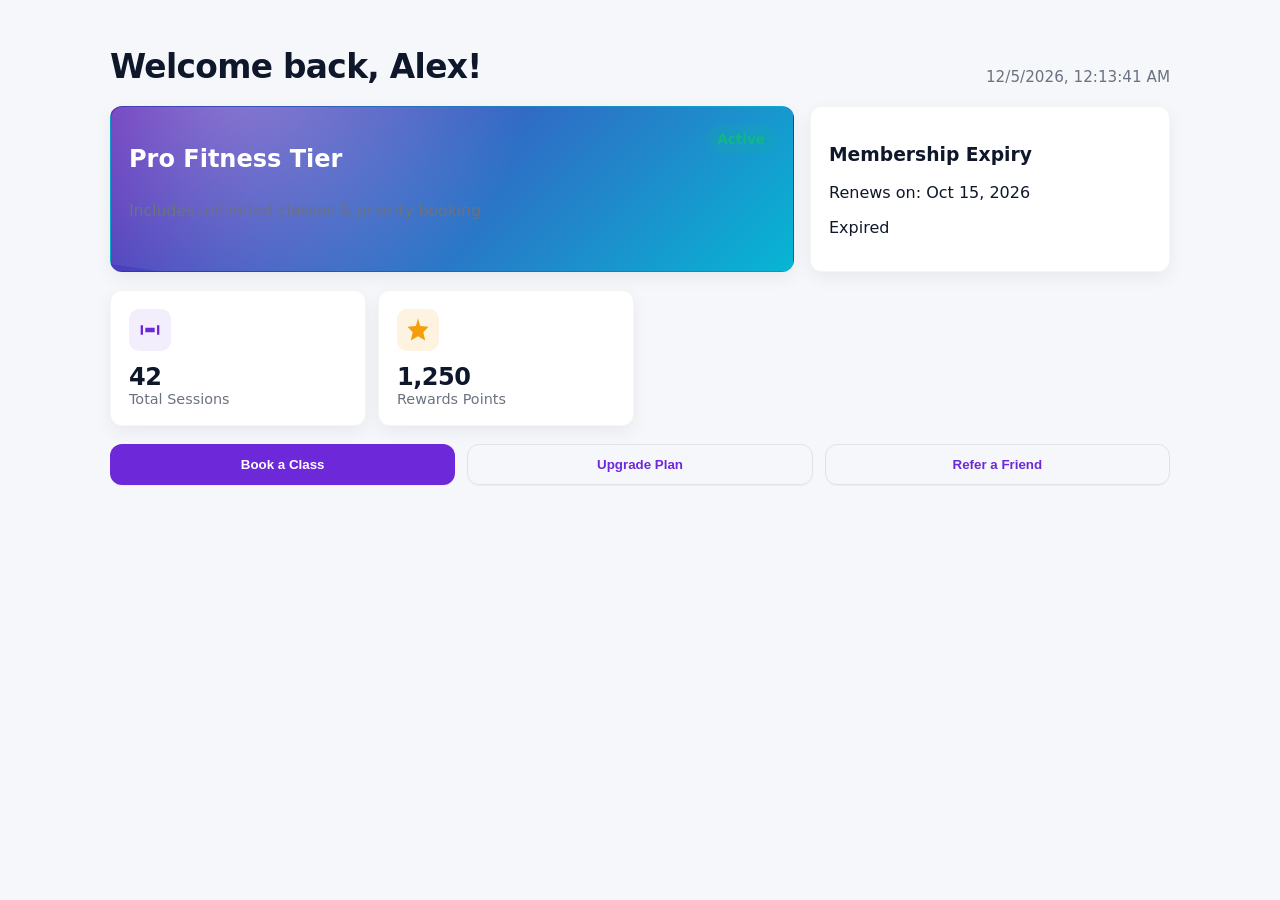
<file: LeapX1/dashboard/index.html>
<!doctype html>
<html lang="en">
  <head>
    <meta charset="utf-8" />
    <meta name="viewport" content="width=device-width,initial-scale=1" />
    <title>Membership Dashboard</title>
    <link rel="stylesheet" href="styles.css" />
  </head>
  <body>
    <div class="dashboard">
      <header class="header">
        <div class="welcome">
          <h1 id="welcome">Welcome back, <span id="username">Alex</span>!</h1>
        </div>
        <div class="datetime" id="datetime">Loading date…</div>
      </header>

      <section class="primary-row">
        <div class="card card-pop">
          <div class="card-top">
            <h2 id="plan-name">Pro Fitness Tier</h2>
            <span class="badge badge-active" id="plan-badge">Active</span>
          </div>
          <p class="plan-sub">Includes unlimited classes &amp; priority booking</p>
        </div>

        <div class="card">
          <h3>Membership Expiry</h3>
          <p class="renewal" id="renewal-date">Renews on: Oct 15, 2026</p>
          <p class="remaining" id="days-left">14 days left</p>
        </div>
      </section>

      <section class="stats-row">
        <div class="stat-card">
          <div class="stat-icon" aria-hidden="true">
            <!-- Dumbbell icon -->
            <svg width="28" height="28" viewBox="0 0 24 24" fill="none" xmlns="http://www.w3.org/2000/svg">
              <path d="M20 8h-2v8h2V8zM6 8H4v8h2V8zM8 10h8v4H8v-4z" fill="currentColor" />
            </svg>
          </div>
          <div>
            <div class="stat-number" id="total-sessions">42</div>
            <div class="stat-label">Total Sessions</div>
          </div>
        </div>

        <div class="stat-card">
          <div class="stat-icon" aria-hidden="true">
            <!-- Star icon -->
            <svg width="28" height="28" viewBox="0 0 24 24" fill="none" xmlns="http://www.w3.org/2000/svg">
              <path d="M12 17.3l6.18 3.73-1.64-7.03L21 9.24l-7.19-.62L12 2 10.19 8.62 3 9.24l4.46 4.76L5.82 21z" fill="currentColor" />
            </svg>
          </div>
          <div>
            <div class="stat-number" id="reward-points">1,250</div>
            <div class="stat-label">Rewards Points</div>
          </div>
        </div>
      </section>

      <section class="actions">
        <button class="btn primary" id="book-btn">Book a Class</button>
        <button class="btn secondary" id="upgrade-btn">Upgrade Plan</button>
        <button class="btn secondary" id="refer-btn">Refer a Friend</button>
      </section>
    </div>

    <script src="script.js"></script>
  </body>
</html>
</file>
<file: LeapX1/dashboard/styles.css>
:root{
  --bg:#f6f7fb;
  --card:#ffffff;
  --muted:#6b7280;
  --accent1:#6d28d9;
  --accent2:#06b6d4;
  --green:#10b981;
  --orange:#f59e0b;
  --shadow: 0 6px 18px rgba(16,24,40,0.06);
  --radius:12px;
  --max-width:1100px;
}

*{box-sizing:border-box}
body{font-family: Inter, ui-sans-serif, system-ui, -apple-system, "Segoe UI", Roboto, "Helvetica Neue", Arial; margin:0; background:var(--bg); color:#0f172a}
.dashboard{max-width:var(--max-width); margin:28px auto; padding:20px}
.header{display:flex; flex-direction:column; align-items:flex-start; gap:8px; margin-bottom:20px}
.welcome h1{font-size:1.9rem; margin:0; letter-spacing:-0.02em}
.datetime{color:var(--muted); font-size:0.95rem; align-self:flex-end}


.primary-row{display:grid; grid-template-columns:1fr; gap:16px; margin-bottom:18px}
.card{background:var(--card); padding:18px; border-radius:var(--radius); box-shadow:var(--shadow); border:1px solid rgba(15,23,42,0.04)}
.card-top{display:flex; justify-content:space-between; align-items:flex-start; gap:12px}
.plan-name{margin:0; font-size:1.15rem; line-height:1.25}
.plan-sub{color:var(--muted); margin-top:8px; font-size:0.98rem}
.card-pop{background:linear-gradient(135deg, #5b21b6 0%, #06b6d4 100%); color:white; position:relative; overflow:hidden}
.card-pop:before{content:""; position:absolute; inset:-40px; background:radial-gradient(circle at 20% 10%, rgba(255,255,255,0.35), transparent 45%); transform:rotate(8deg)}
.card-pop > *{position:relative; z-index:1}

.badge{padding:6px 10px; border-radius:999px; font-weight:600; font-size:0.85rem}
.badge-active{background:rgba(16,185,129,0.12); color:var(--green)}
.badge-warning{background:rgba(245,158,11,0.12); color:var(--orange)}

.stats-row{display:grid; grid-template-columns:repeat(2,1fr); gap:12px; margin-bottom:18px}
.stat-card{display:flex; gap:12px; align-items:center; background:var(--card); padding:14px; border-radius:12px; box-shadow:var(--shadow); border:1px solid rgba(15,23,42,0.04)}
.stat-icon{color:var(--accent1); display:flex; align-items:center; justify-content:center; width:36px; height:36px; border-radius:10px; background:rgba(109,40,217,0.08)}
.stat-card:nth-child(2) .stat-icon{color:#f59e0b; background:rgba(245,158,11,0.12)}
.stat-number{font-size:1.5rem; font-weight:800; letter-spacing:-0.02em}
.stat-label{color:var(--muted); font-size:0.9rem}


.actions{display:grid; grid-template-columns:1fr; gap:12px; margin-top:2px}
.btn{padding:12px 14px; border-radius:12px; border:1px solid transparent; font-weight:650; cursor:pointer; transition:transform .08s ease, background .15s ease, border-color .15s ease, box-shadow .15s ease; box-shadow:0 1px 0 rgba(15,23,42,0.04)}
.btn:focus-visible{outline:3px solid rgba(109,40,217,0.25); outline-offset:2px}
.btn:active{transform:translateY(1px)}
.btn.primary{background:var(--accent1); color:white}
.btn.primary:hover{filter:brightness(1.05); box-shadow:0 10px 24px rgba(109,40,217,0.18)}
.btn.secondary{background:transparent; border-color:rgba(15,23,42,0.09); color:var(--accent1)}
.btn.secondary:hover{background:rgba(109,40,217,0.06); border-color:rgba(109,40,217,0.18)}


@media(min-width:760px){
  .header{flex-direction:row; align-items:flex-end; justify-content:space-between; gap:12px}
  .welcome h1{font-size:2.05rem}
  .datetime{align-self:flex-end}
  .primary-row{grid-template-columns:1fr 360px}
  .stats-row{grid-template-columns:repeat(4,1fr)}
  .stat-card{flex-direction:column; align-items:flex-start; padding:18px}
  .stat-icon{width:42px; height:42px}
  .actions{grid-template-columns:1fr 1fr 1fr; gap:12px}
}


@media(max-width:420px){
  .welcome h1{font-size:1.2rem}
}
</file>
